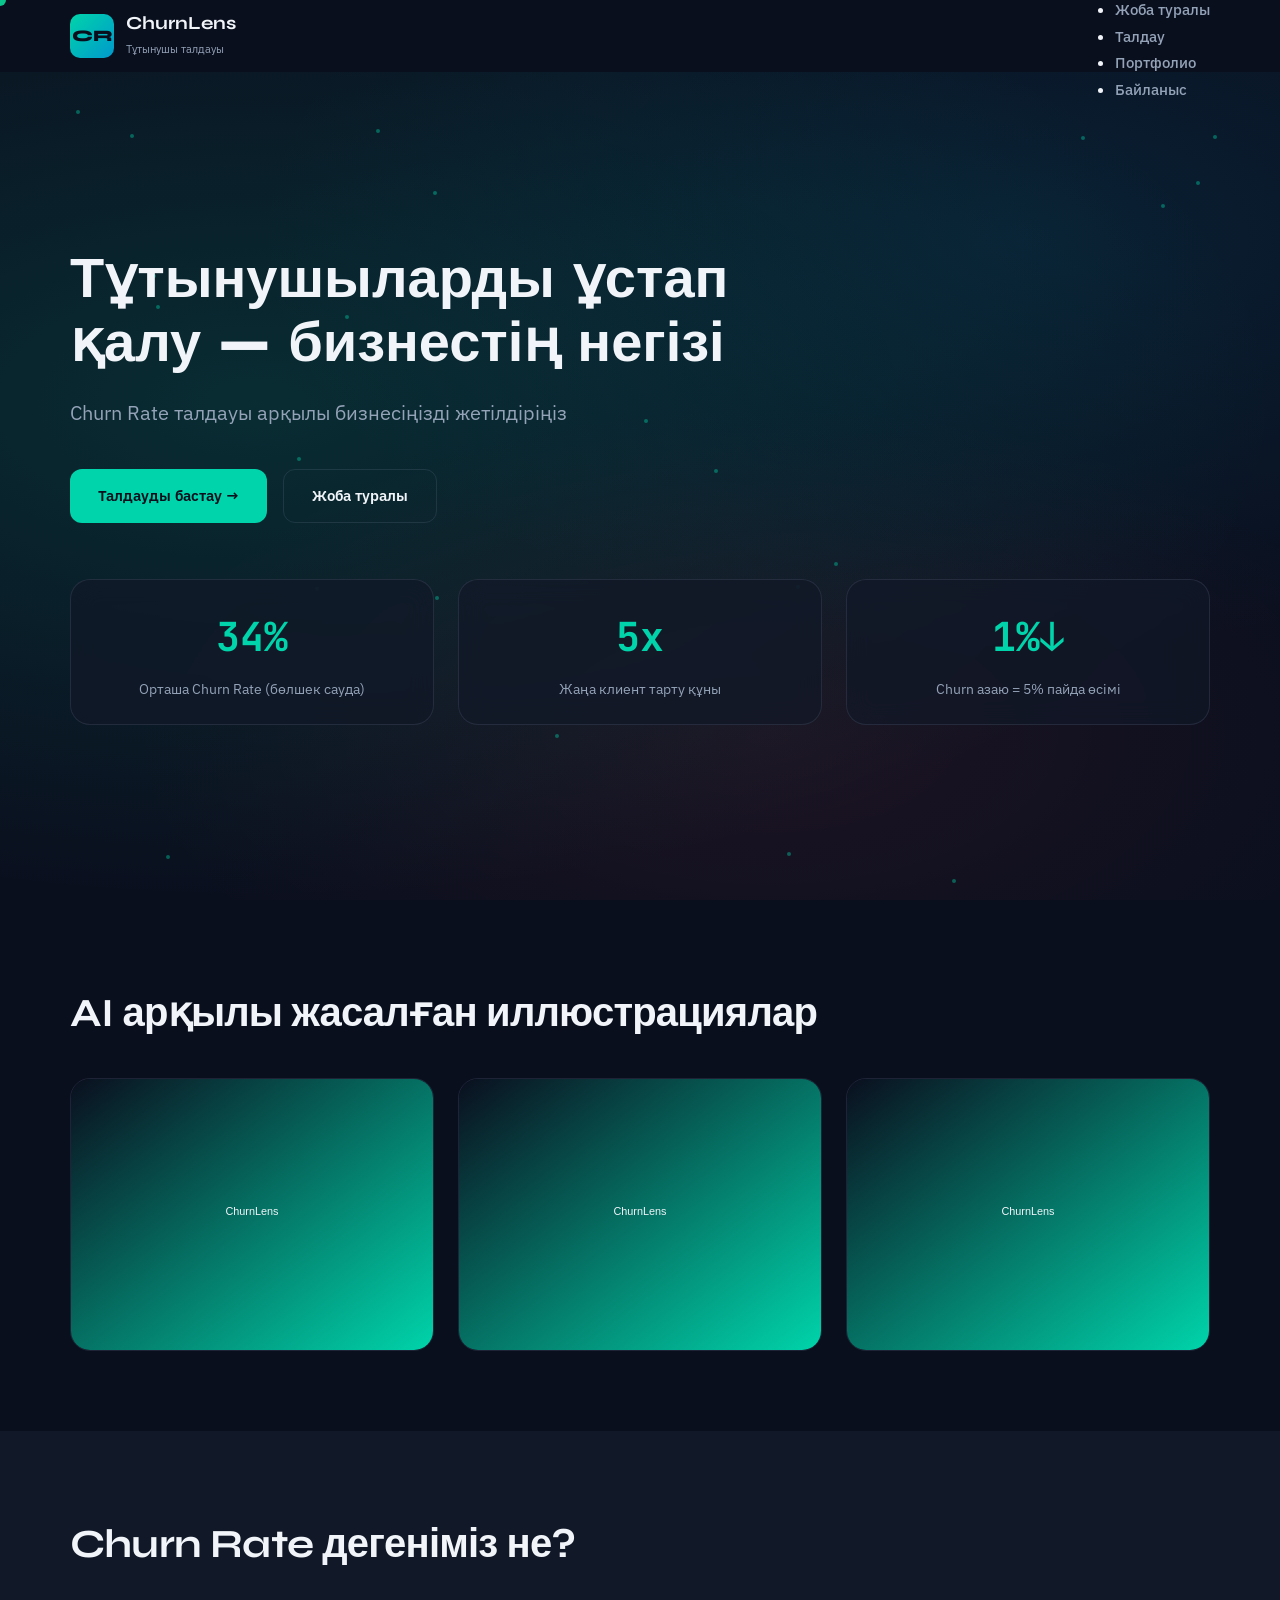
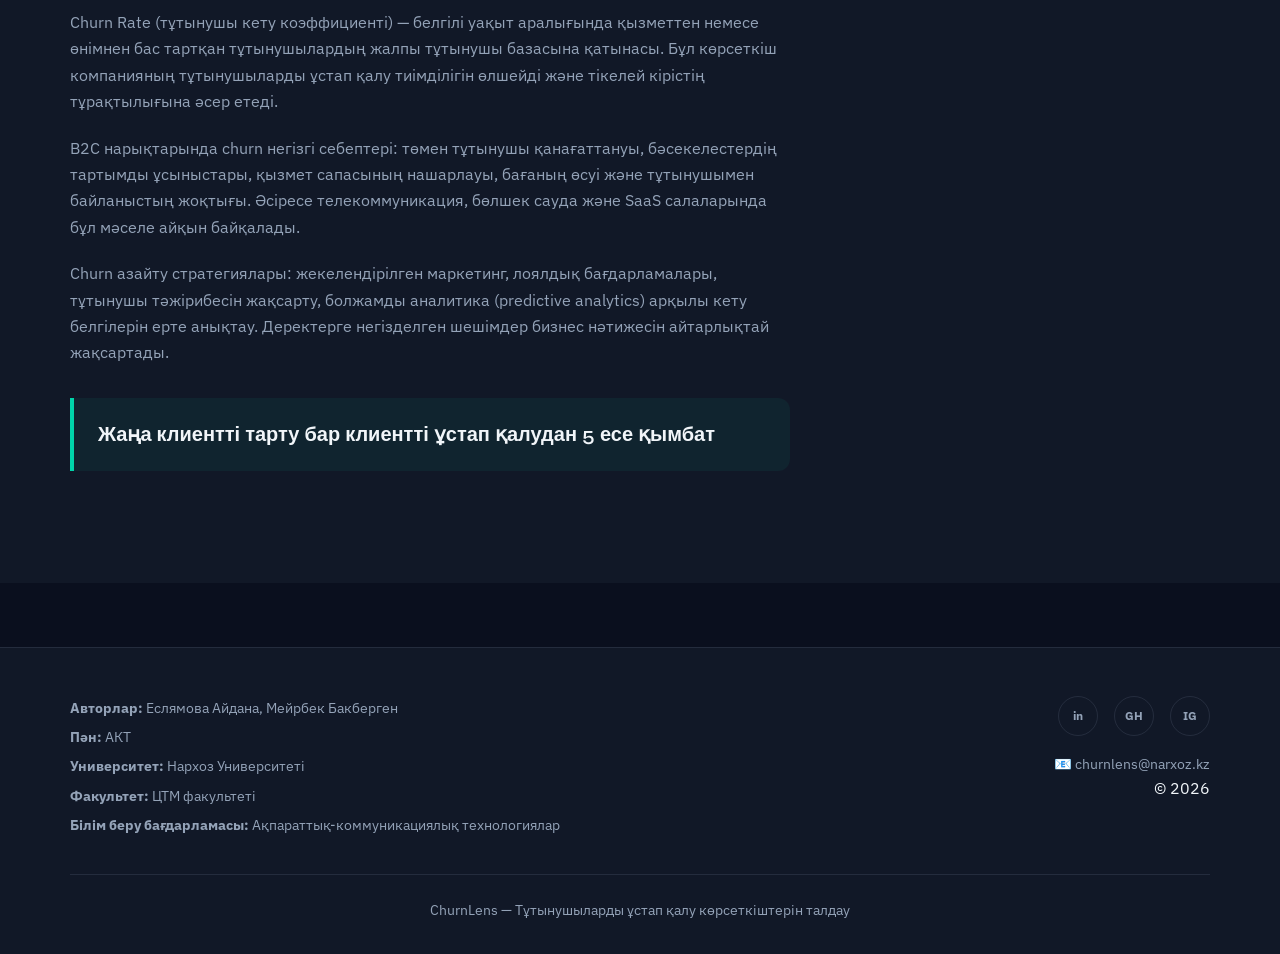
<file: churnlens/index.html>
﻿<!DOCTYPE html>
<html lang="kk">
<head>
  <meta charset="UTF-8">
  <meta name="viewport" content="width=device-width, initial-scale=1.0">
  <meta name="description" content="ChurnLens — тұтынушыларды ұстап қалу көрсеткіштерін талдау">
  <title>ChurnLens — Басты бет</title>
  <link rel="stylesheet" href="css/styles.css">
</head>
<body data-page="home">
  <div class="cursor-dot" aria-hidden="true"></div>

  <header class="site-header" role="banner">
    <div class="header-inner">
      <a href="index.html" class="logo">
        <div class="logo-monogram" aria-hidden="true">CR</div>
        <div class="logo-text">
          <strong>ChurnLens</strong>
          <span>Тұтынушы талдауы</span>
        </div>
      </a>
      <nav class="nav-desktop" aria-label="Негізгі навигация">
        <ul>
          <li><a href="index.html" data-nav="home">Басты бет</a></li>
          <li><a href="about.html" data-nav="about">Жоба туралы</a></li>
          <li><a href="analytics.html" data-nav="analytics">Талдау</a></li>
          <li><a href="portfolio.html" data-nav="portfolio">Портфолио</a></li>
          <li><a href="contact.html" data-nav="contact">Байланыс</a></li>
        </ul>
      </nav>
      <button class="hamburger" type="button" aria-label="Мәзірді ашу" aria-expanded="false">
        <span></span><span></span><span></span>
      </button>
    </div>
    <nav class="nav-mobile" aria-label="Мобильді навигация">
      <ul>
        <li><a href="index.html" data-nav="home">Басты бет</a></li>
        <li><a href="about.html" data-nav="about">Жоба туралы</a></li>
        <li><a href="analytics.html" data-nav="analytics">Талдау</a></li>
        <li><a href="portfolio.html" data-nav="portfolio">Портфолио</a></li>
        <li><a href="contact.html" data-nav="contact">Байланыс</a></li>
      </ul>
    </nav>
  </header>

  <main class="page-enter">
    <section class="hero">
      <div class="hero-mesh" aria-hidden="true"></div>
      <div class="hero-particles" aria-hidden="true"></div>
      <div class="container hero-content">
        <h1>Тұтынушыларды ұстап қалу — бизнестің негізі</h1>
        <p class="subhead">Churn Rate талдауы арқылы бизнесіңізді жетілдіріңіз</p>
        <div class="hero-cta">
          <a href="analytics.html" class="btn btn-primary">Талдауды бастау →</a>
          <a href="about.html" class="btn btn-outline">Жоба туралы</a>
        </div>
        <div class="stats-row">
          <div class="stat-card fade-in">
            <div class="stat-value" data-counter="34%">0</div>
            <div class="stat-label">Орташа Churn Rate (бөлшек сауда)</div>
          </div>
          <div class="stat-card fade-in">
            <div class="stat-value" data-counter="5x">0</div>
            <div class="stat-label">Жаңа клиент тарту құны</div>
          </div>
          <div class="stat-card fade-in">
            <div class="stat-value" data-counter="1%↓">0</div>
            <div class="stat-label">Churn азаю = 5% пайда өсімі</div>
          </div>
        </div>
      </div>
    </section>

    <section class="section">
      <div class="container">
        <h2 class="section-title fade-in">AI арқылы жасалған иллюстрациялар</h2>
        <div class="image-grid">
          <article class="image-card fade-in">
            <img src="assets/ai-image-1.jpg" alt="Тұтынушы профилі" onerror="this.src='assets/placeholder.svg'">
            <div class="image-overlay"><span>Тұтынушы профилі</span></div>
          </article>
          <article class="image-card fade-in">
            <img src="assets/ai-image-2.jpg" alt="Деректер ағыны" onerror="this.src='assets/placeholder.svg'">
            <div class="image-overlay"><span>Деректер ағыны</span></div>
          </article>
          <article class="image-card fade-in">
            <img src="assets/ai-image-3.jpg" alt="Болжамды талдау" onerror="this.src='assets/placeholder.svg'">
            <div class="image-overlay"><span>Болжамды талдау</span></div>
          </article>
        </div>
      </div>
    </section>

    <section class="section" style="background: var(--surface);">
      <div class="container">
        <h2 class="section-title fade-in">Churn Rate дегеніміз не?</h2>
        <div class="content-block fade-in">
          <p>Churn Rate (тұтынушы кету коэффициенті) — белгілі уақыт аралығында қызметтен немесе өнімнен бас тартқан тұтынушылардың жалпы тұтынушы базасына қатынасы. Бұл көрсеткіш компанияның тұтынушыларды ұстап қалу тиімділігін өлшейді және тікелей кірістің тұрақтылығына әсер етеді.</p>
          <p>B2C нарықтарында churn негізгі себептері: төмен тұтынушы қанағаттануы, бәсекелестердің тартымды ұсыныстары, қызмет сапасының нашарлауы, бағаның өсуі және тұтынушымен байланыстың жоқтығы. Әсіресе телекоммуникация, бөлшек сауда және SaaS салаларында бұл мәселе айқын байқалады.</p>
          <p>Churn азайту стратегиялары: жекелендірілген маркетинг, лоялдық бағдарламалары, тұтынушы тәжірибесін жақсарту, болжамды аналитика (predictive analytics) арқылы кету белгілерін ерте анықтау. Деректерге негізделген шешімдер бизнес нәтижесін айтарлықтай жақсартады.</p>
          <blockquote class="pull-quote">Жаңа клиентті тарту бар клиентті ұстап қалудан 5 есе қымбат</blockquote>
        </div>
      </div>
    </section>
  </main>

  <footer class="site-footer" role="contentinfo">
    <div class="container">
      <div class="footer-grid">
        <div class="footer-left">
          <p><strong>Авторлар:</strong> Еслямова Айдана, Мейрбек Бакберген</p>
          <p><strong>Пән:</strong> АКТ</p>
          <p><strong>Университет:</strong> Нархоз Университеті</p>
          <p><strong>Факультет:</strong> ЦТМ факультеті</p>
          <p><strong>Білім беру бағдарламасы:</strong> Ақпараттық-коммуникациялық технологиялар</p>
        </div>
        <div class="footer-right">
          <div class="social-links" aria-label="Әлеуметтік желілер">
            <a href="#" aria-label="LinkedIn">in</a>
            <a href="#" aria-label="GitHub">GH</a>
            <a href="#" aria-label="Instagram">IG</a>
          </div>
          <p class="footer-email">📧 churnlens@narxoz.kz</p>
          <p>© 2026</p>
        </div>
      </div>
      <p class="footer-copy">ChurnLens — Тұтынушыларды ұстап қалу көрсеткіштерін талдау</p>
    </div>
  </footer>

  <button type="button" class="back-to-top" aria-label="Жоғарыға">↑</button>

  <script src="js/main.js"></script>
</body>
</html>
</file>
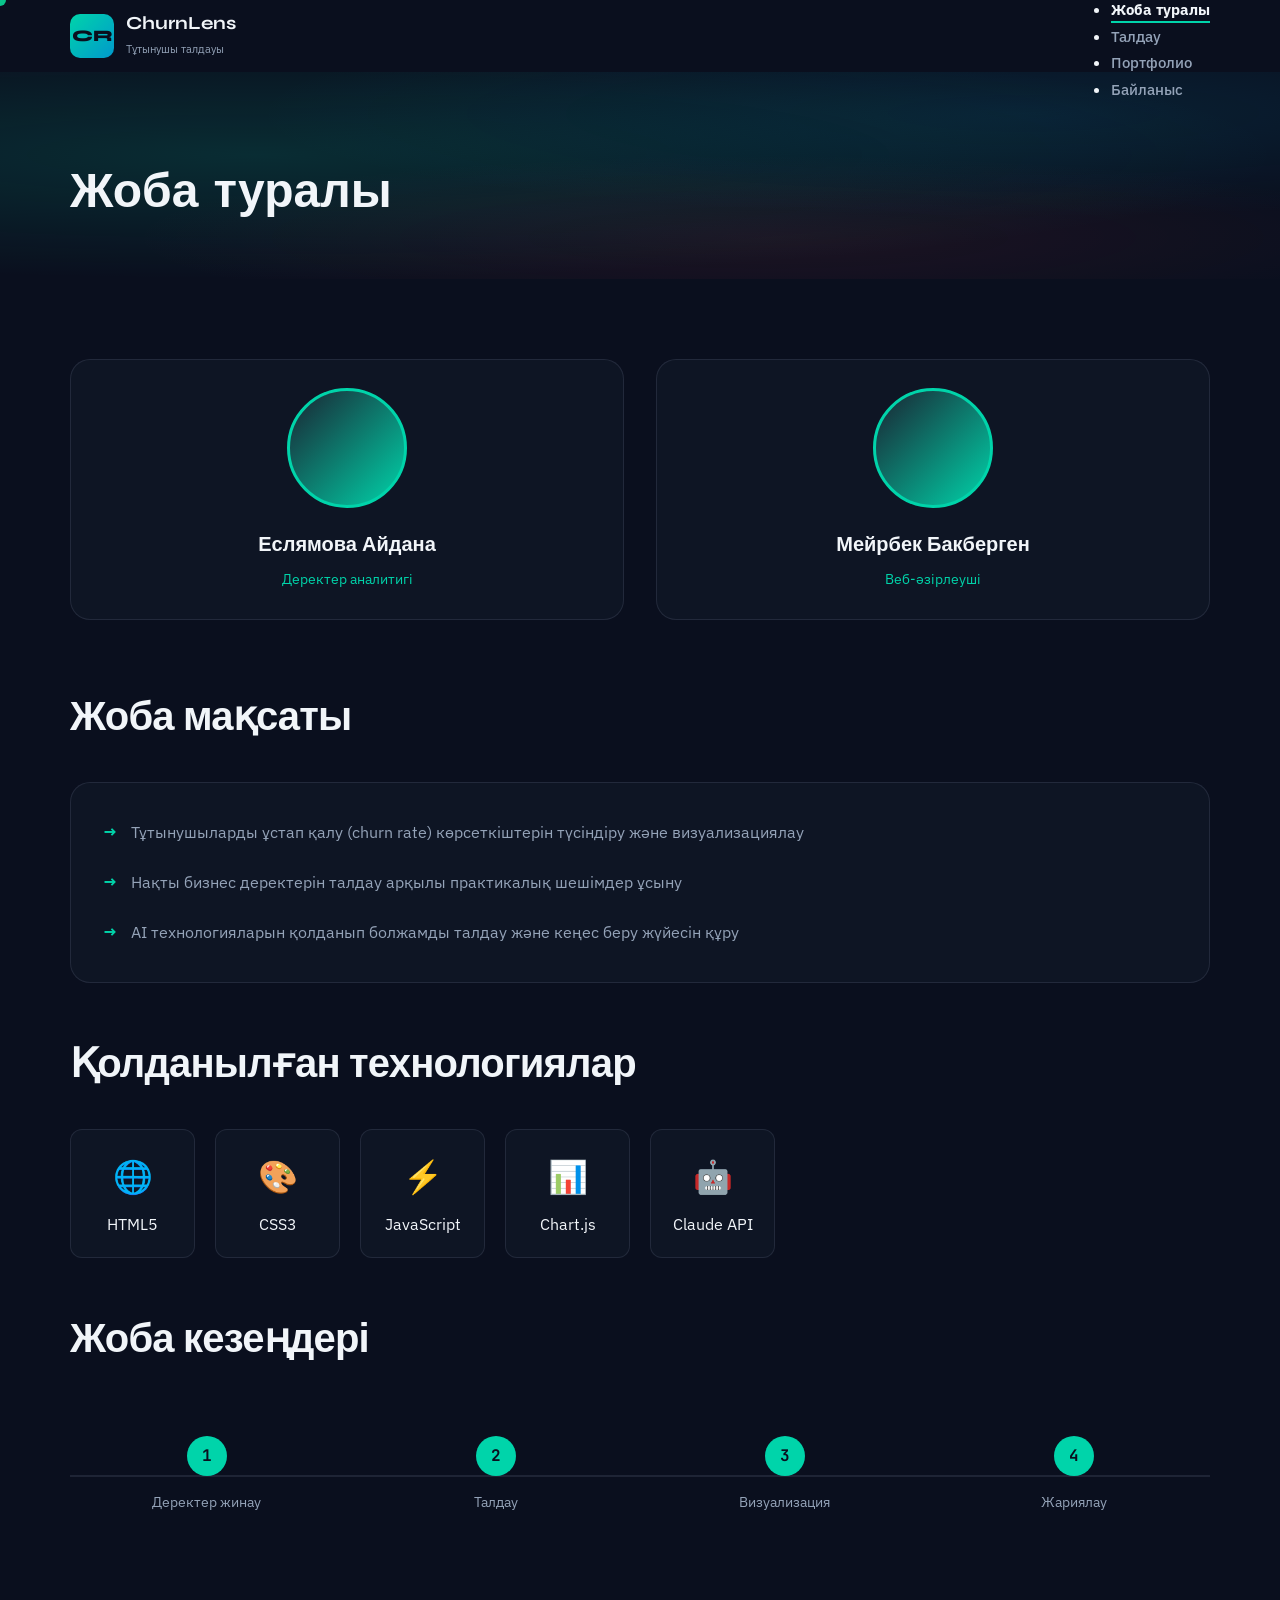
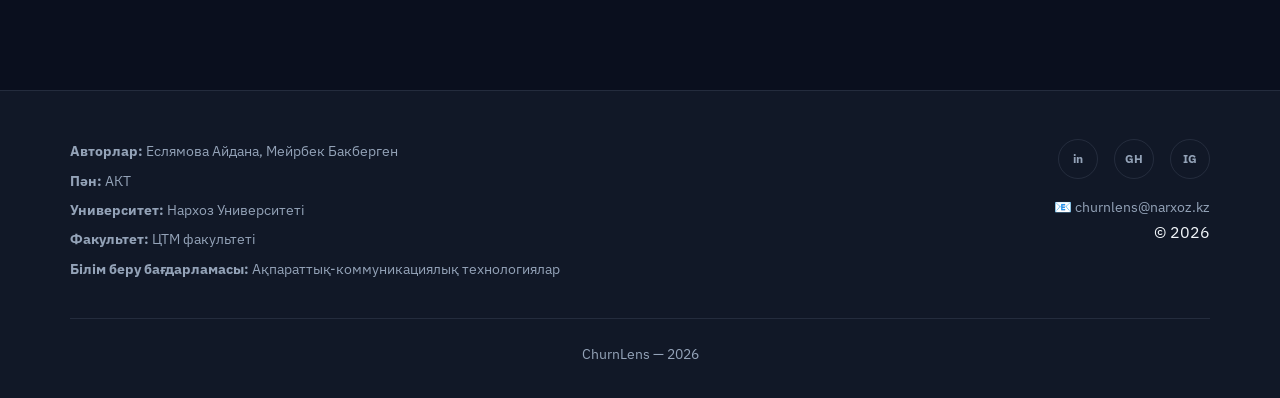
<file: churnlens/about.html>
﻿<!DOCTYPE html>
<html lang="kk">
<head>
  <meta charset="UTF-8">
  <meta name="viewport" content="width=device-width, initial-scale=1.0">
  <title>ChurnLens — Жоба туралы</title>
  <link rel="stylesheet" href="css/styles.css">
</head>
<body data-page="about">
  <div class="cursor-dot" aria-hidden="true"></div>

  <header class="site-header" role="banner">
    <div class="header-inner">
      <a href="index.html" class="logo">
        <div class="logo-monogram" aria-hidden="true">CR</div>
        <div class="logo-text"><strong>ChurnLens</strong><span>Тұтынушы талдауы</span></div>
      </a>
      <nav class="nav-desktop" aria-label="Негізгі навигация">
        <ul>
          <li><a href="index.html" data-nav="home">Басты бет</a></li>
          <li><a href="about.html" data-nav="about">Жоба туралы</a></li>
          <li><a href="analytics.html" data-nav="analytics">Талдау</a></li>
          <li><a href="portfolio.html" data-nav="portfolio">Портфолио</a></li>
          <li><a href="contact.html" data-nav="contact">Байланыс</a></li>
        </ul>
      </nav>
      <button class="hamburger" type="button" aria-label="Мәзірді ашу" aria-expanded="false"><span></span><span></span><span></span></button>
    </div>
    <nav class="nav-mobile" aria-label="Мобильді навигация">
      <ul>
        <li><a href="index.html" data-nav="home">Басты бет</a></li>
        <li><a href="about.html" data-nav="about">Жоба туралы</a></li>
        <li><a href="analytics.html" data-nav="analytics">Талдау</a></li>
        <li><a href="portfolio.html" data-nav="portfolio">Портфолио</a></li>
        <li><a href="contact.html" data-nav="contact">Байланыс</a></li>
      </ul>
    </nav>
  </header>

  <main class="page-enter">
    <section class="page-hero">
      <div class="hero-mesh" aria-hidden="true"></div>
      <div class="container"><h1 class="fade-in">Жоба туралы</h1></div>
    </section>

    <section class="section">
      <div class="container">
        <div class="author-grid fade-in">
          <article class="author-card glass-card">
            <div class="author-avatar" aria-hidden="true"></div>
            <h3>Еслямова Айдана</h3>
            <p class="role">Деректер аналитигі</p>
          </article>
          <article class="author-card glass-card">
            <div class="author-avatar" aria-hidden="true"></div>
            <h3>Мейрбек Бакберген</h3>
            <p class="role">Веб-әзірлеуші</p>
          </article>
        </div>

        <h2 class="section-title fade-in">Жоба мақсаты</h2>
        <ul class="bullet-list fade-in glass-card" style="padding: 1.5rem 2rem;">
          <li>Тұтынушыларды ұстап қалу (churn rate) көрсеткіштерін түсіндіру және визуализациялау</li>
          <li>Нақты бизнес деректерін талдау арқылы практикалық шешімдер ұсыну</li>
          <li>AI технологияларын қолданып болжамды талдау және кеңес беру жүйесін құру</li>
        </ul>

        <h2 class="section-title fade-in" style="margin-top: 3rem;">Қолданылған технологиялар</h2>
        <div class="tech-grid fade-in">
          <div class="tech-item"><div class="tech-icon">🌐</div><span>HTML5</span></div>
          <div class="tech-item"><div class="tech-icon">🎨</div><span>CSS3</span></div>
          <div class="tech-item"><div class="tech-icon">⚡</div><span>JavaScript</span></div>
          <div class="tech-item"><div class="tech-icon">📊</div><span>Chart.js</span></div>
          <div class="tech-item"><div class="tech-icon">🤖</div><span>Claude API</span></div>
        </div>

        <h2 class="section-title fade-in" style="margin-top: 3rem;">Жоба кезеңдері</h2>
        <div class="timeline fade-in">
          <div class="timeline-step"><div class="timeline-dot">1</div><span>Деректер жинау</span></div>
          <div class="timeline-step"><div class="timeline-dot">2</div><span>Талдау</span></div>
          <div class="timeline-step"><div class="timeline-dot">3</div><span>Визуализация</span></div>
          <div class="timeline-step"><div class="timeline-dot">4</div><span>Жариялау</span></div>
        </div>
      </div>
    </section>
  </main>

  <footer class="site-footer" role="contentinfo">
    <div class="container">
      <div class="footer-grid">
        <div class="footer-left">
          <p><strong>Авторлар:</strong> Еслямова Айдана, Мейрбек Бакберген</p>
          <p><strong>Пән:</strong> АКТ</p>
          <p><strong>Университет:</strong> Нархоз Университеті</p>
          <p><strong>Факультет:</strong> ЦТМ факультеті</p>
          <p><strong>Білім беру бағдарламасы:</strong> Ақпараттық-коммуникациялық технологиялар</p>
        </div>
        <div class="footer-right">
          <div class="social-links"><a href="#" aria-label="LinkedIn">in</a><a href="#" aria-label="GitHub">GH</a><a href="#" aria-label="Instagram">IG</a></div>
          <p class="footer-email">📧 churnlens@narxoz.kz</p>
          <p>© 2026</p>
        </div>
      </div>
      <p class="footer-copy">ChurnLens — 2026</p>
    </div>
  </footer>
  <button type="button" class="back-to-top" aria-label="Жоғарыға">↑</button>
  <script src="js/main.js"></script>
</body>
</html>
</file>
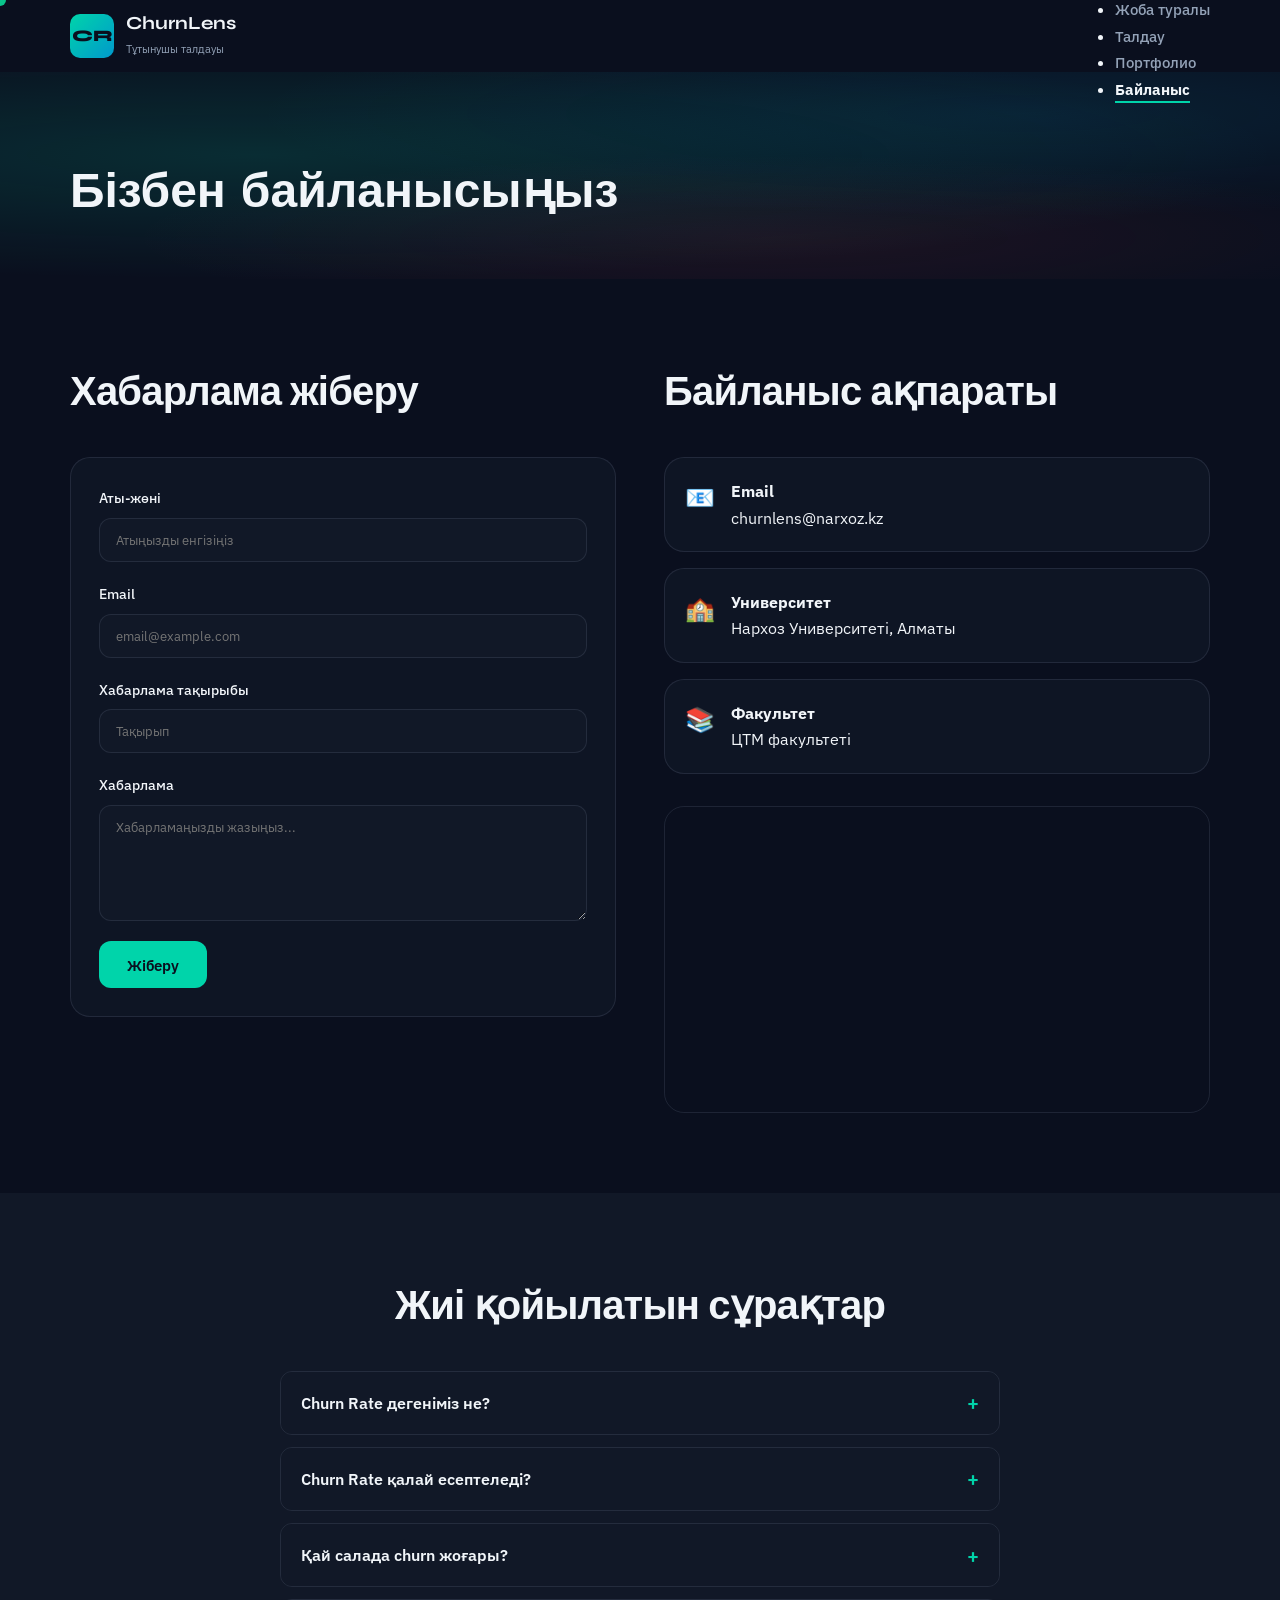
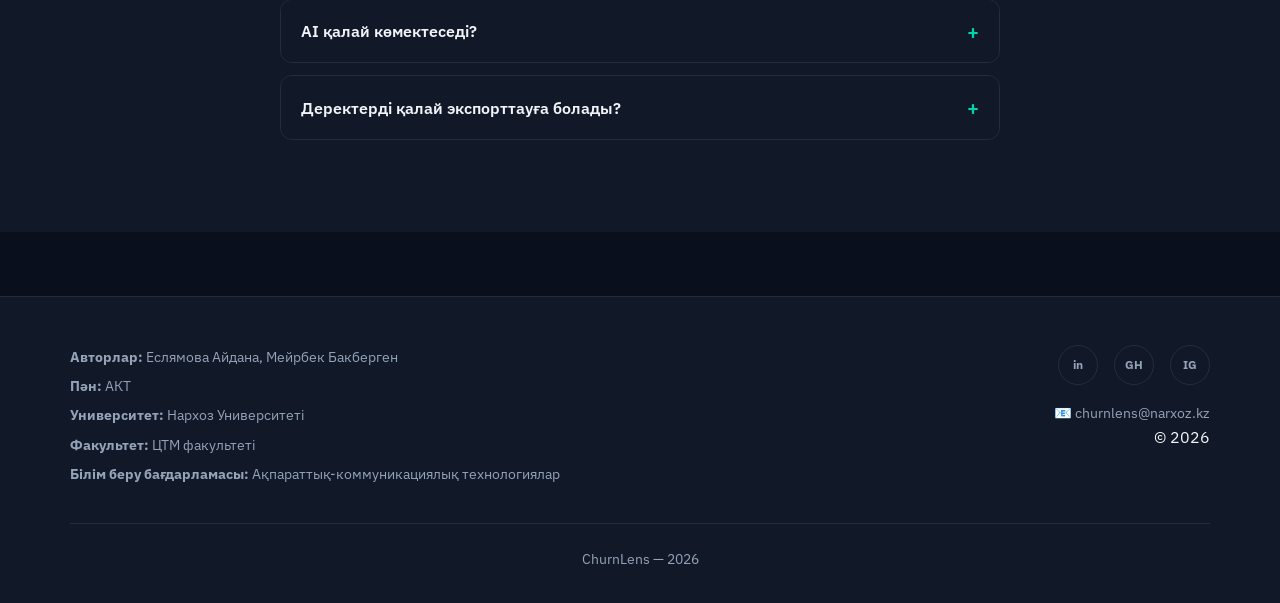
<file: churnlens/contact.html>
﻿<!DOCTYPE html>
<html lang="kk">
<head>
  <meta charset="UTF-8">
  <meta name="viewport" content="width=device-width, initial-scale=1.0">
  <title>ChurnLens — Байланыс</title>
  <link rel="stylesheet" href="css/styles.css">
</head>
<body data-page="contact">
  <div class="cursor-dot" aria-hidden="true"></div>

  <header class="site-header" role="banner">
    <div class="header-inner">
      <a href="index.html" class="logo">
        <div class="logo-monogram" aria-hidden="true">CR</div>
        <div class="logo-text"><strong>ChurnLens</strong><span>Тұтынушы талдауы</span></div>
      </a>
      <nav class="nav-desktop" aria-label="Негізгі навигация">
        <ul>
          <li><a href="index.html" data-nav="home">Басты бет</a></li>
          <li><a href="about.html" data-nav="about">Жоба туралы</a></li>
          <li><a href="analytics.html" data-nav="analytics">Талдау</a></li>
          <li><a href="portfolio.html" data-nav="portfolio">Портфолио</a></li>
          <li><a href="contact.html" data-nav="contact">Байланыс</a></li>
        </ul>
      </nav>
      <button class="hamburger" type="button" aria-label="Мәзірді ашу" aria-expanded="false"><span></span><span></span><span></span></button>
    </div>
    <nav class="nav-mobile" aria-label="Мобильді навигация">
      <ul>
        <li><a href="index.html" data-nav="home">Басты бет</a></li>
        <li><a href="about.html" data-nav="about">Жоба туралы</a></li>
        <li><a href="analytics.html" data-nav="analytics">Талдау</a></li>
        <li><a href="portfolio.html" data-nav="portfolio">Портфолио</a></li>
        <li><a href="contact.html" data-nav="contact">Байланыс</a></li>
      </ul>
    </nav>
  </header>

  <main class="page-enter">
    <section class="page-hero">
      <div class="hero-mesh" aria-hidden="true"></div>
      <div class="container"><h1 class="fade-in">Бізбен байланысыңыз</h1></div>
    </section>

    <section class="section">
      <div class="container contact-grid">
        <div class="fade-in">
          <h2 class="section-title">Хабарлама жіберу</h2>
          <form id="contact-form" class="contact-form glass-card">
            <div class="form-group">
              <label for="name">Аты-жөні</label>
              <input type="text" id="name" name="name" required placeholder="Атыңызды енгізіңіз">
            </div>
            <div class="form-group">
              <label for="email">Email</label>
              <input type="email" id="email" name="email" required placeholder="email@example.com">
            </div>
            <div class="form-group">
              <label for="subject">Хабарлама тақырыбы</label>
              <input type="text" id="subject" name="subject" required placeholder="Тақырып">
            </div>
            <div class="form-group">
              <label for="message">Хабарлама</label>
              <textarea id="message" name="message" rows="5" required placeholder="Хабарламаңызды жазыңыз..."></textarea>
            </div>
            <button type="submit" class="btn btn-primary">Жіберу</button>
          </form>
        </div>
        <div class="fade-in">
          <h2 class="section-title">Байланыс ақпараты</h2>
          <div class="info-cards">
            <div class="info-card glass-card"><span class="icon">📧</span><div><strong>Email</strong><p>churnlens@narxoz.kz</p></div></div>
            <div class="info-card glass-card"><span class="icon">🏫</span><div><strong>Университет</strong><p>Нархоз Университеті, Алматы</p></div></div>
            <div class="info-card glass-card"><span class="icon">📚</span><div><strong>Факультет</strong><p>ЦТМ факультеті</p></div></div>
          </div>
          <div class="map-placeholder fade-in">
            <iframe
              title="Нархоз Университеті картасы"
              src="https://www.google.com/maps/embed?pb=!1m18!1m12!1m3!1d2905.15!2d76.9456!3d43.2382!2m3!1f0!2f0!3f0!3m2!1i1024!2i768!4f13.1!3m3!1m2!1s0x38836e7d8f4e8f8d%3A0x6e8b8b8b8b8b8b8b!2z0J3QsNCw0YDRgtC-0LIg0YPQstC40LTQuNGG0L7QsiDQoNCw0YDQsNC90L7Qsg!5e0!3m2!1skk!2skz!4v1715000000000!5m2!1skk!2skz"
              loading="lazy"
              referrerpolicy="no-referrer-when-downgrade"
              allowfullscreen>
            </iframe>
          </div>
        </div>
      </div>
    </section>

    <section class="section" style="background: var(--surface);">
      <div class="container">
        <h2 class="section-title fade-in" style="text-align:center">Жиі қойылатын сұрақтар</h2>
        <div class="faq-list fade-in">
          <div class="faq-item">
            <button type="button" class="faq-question" aria-expanded="false">Churn Rate дегеніміз не?</button>
            <div class="faq-answer"><div class="faq-answer-inner">Churn Rate — белгілі кезеңде қызметтен кеткен тұтынушылардың жалпы базаға қатынасы. Бұл көрсеткіш бизнестің тұрақтылығын бағалауға көмектеседі.</div></div>
          </div>
          <div class="faq-item">
            <button type="button" class="faq-question" aria-expanded="false">Churn Rate қалай есептеледі?</button>
            <div class="faq-answer"><div class="faq-answer-inner">Формула: (Кеткен тұтынушылар / Бастапқы тұтынушылар) × 100%. Мысалы, 1000 тұтынушыдан 250 кетсе, churn rate 25% болады.</div></div>
          </div>
          <div class="faq-item">
            <button type="button" class="faq-question" aria-expanded="false">Қай салада churn жоғары?</button>
            <div class="faq-answer"><div class="faq-answer-inner">Бөлшек сауда және телекоммуникацияда churn әдетте 25–35% аралығында. Банк және SaaS салаларында төменірек — 12–18%.</div></div>
          </div>
          <div class="faq-item">
            <button type="button" class="faq-question" aria-expanded="false">AI қалай көмектеседі?</button>
            <div class="faq-answer"><div class="faq-answer-inner">AI болжамды талдау, сегменттеу және жекелендірілген ұсыныстар беру арқылы churn азайту стратегияларын ұсынады.</div></div>
          </div>
          <div class="faq-item">
            <button type="button" class="faq-question" aria-expanded="false">Деректерді қалай экспорттауға болады?</button>
            <div class="faq-answer"><div class="faq-answer-inner">Талдау бетіндегі кестеден «CSV жүктеу» батырмасын басып, деректерді Excel немесе Google Sheets-ке импорттауға болады.</div></div>
          </div>
        </div>
      </div>
    </section>
  </main>

  <footer class="site-footer" role="contentinfo">
    <div class="container">
      <div class="footer-grid">
        <div class="footer-left">
          <p><strong>Авторлар:</strong> Еслямова Айдана, Мейрбек Бакберген</p>
          <p><strong>Пән:</strong> АКТ</p>
          <p><strong>Университет:</strong> Нархоз Университеті</p>
          <p><strong>Факультет:</strong> ЦТМ факультеті</p>
          <p><strong>Білім беру бағдарламасы:</strong> Ақпараттық-коммуникациялық технологиялар</p>
        </div>
        <div class="footer-right">
          <div class="social-links"><a href="#" aria-label="LinkedIn">in</a><a href="#" aria-label="GitHub">GH</a><a href="#" aria-label="Instagram">IG</a></div>
          <p class="footer-email">📧 churnlens@narxoz.kz</p>
          <p>© 2026</p>
        </div>
      </div>
      <p class="footer-copy">ChurnLens — 2026</p>
    </div>
  </footer>

  <div class="toast" role="status" aria-live="polite">Хабарламаңыз жіберілді! Рақмет!</div>
  <button type="button" class="back-to-top" aria-label="Жоғарыға">↑</button>
  <script src="js/main.js"></script>
</body>
</html>
</file>
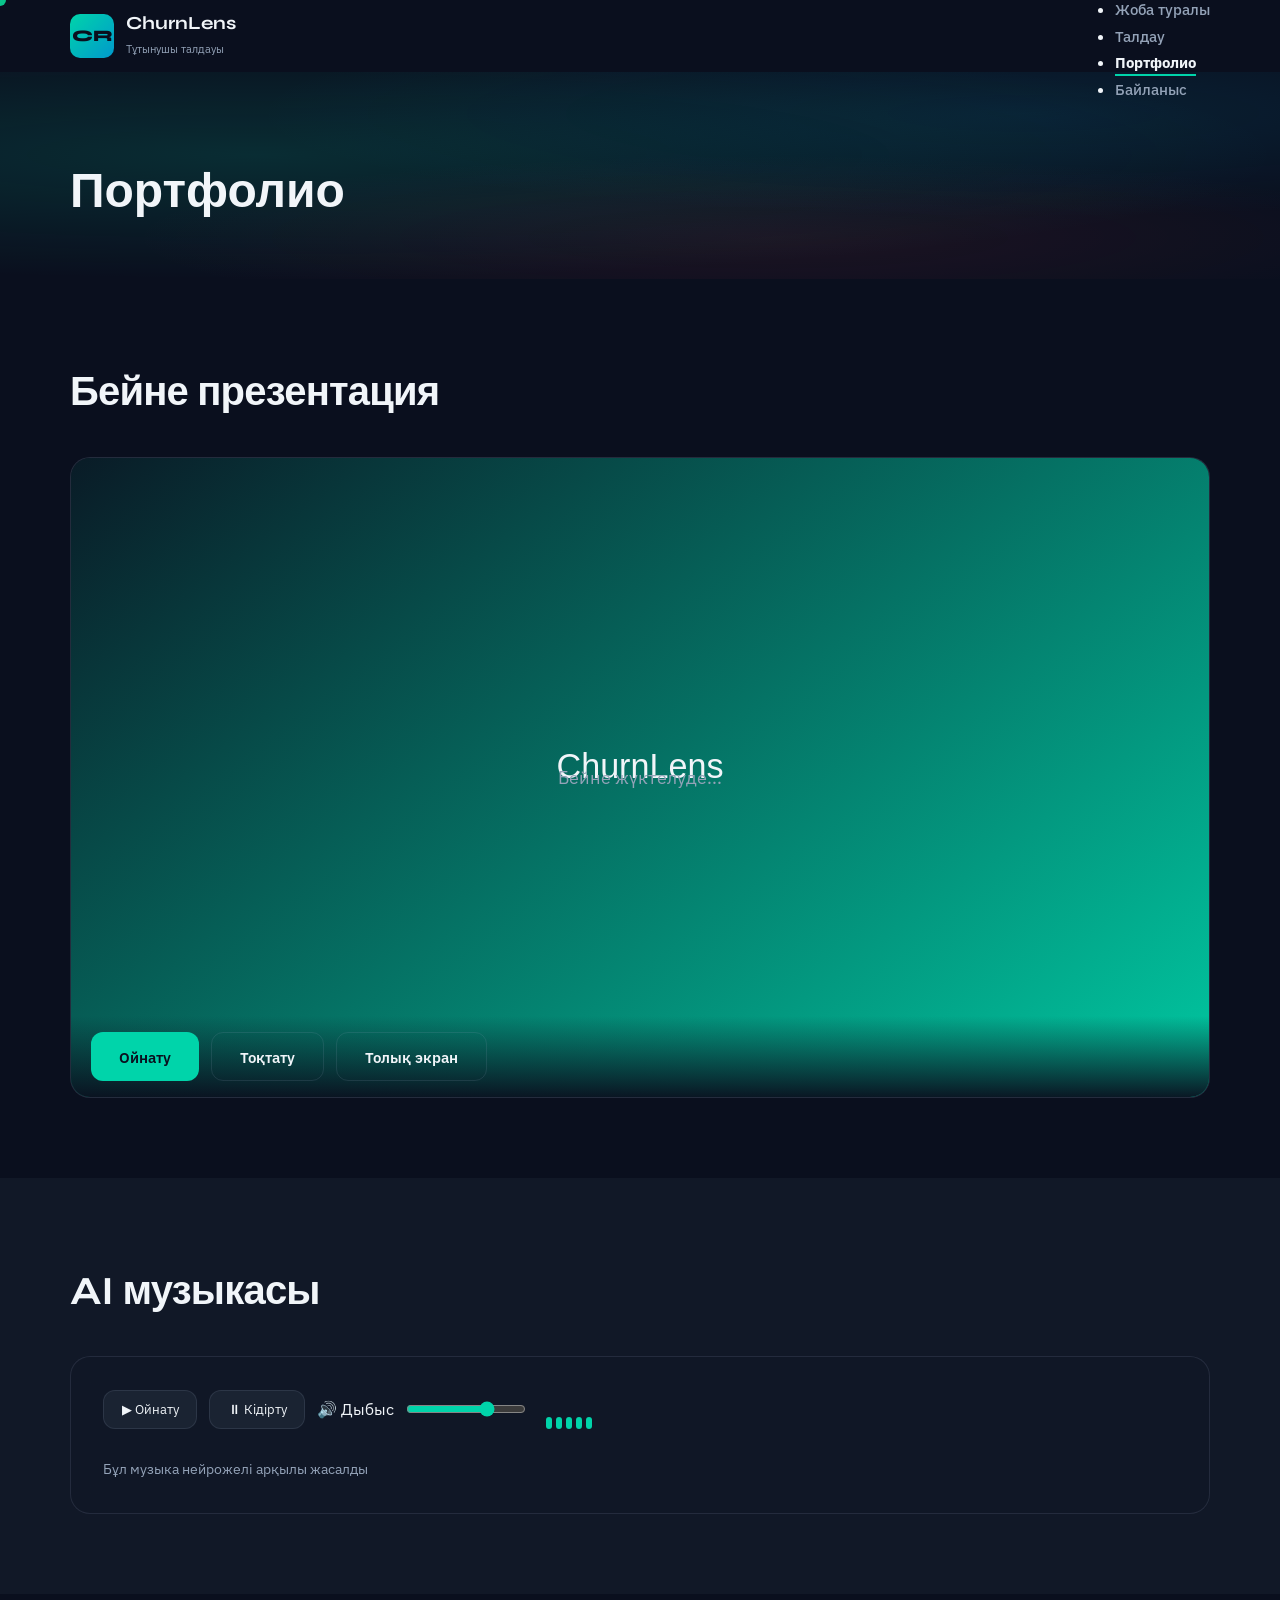
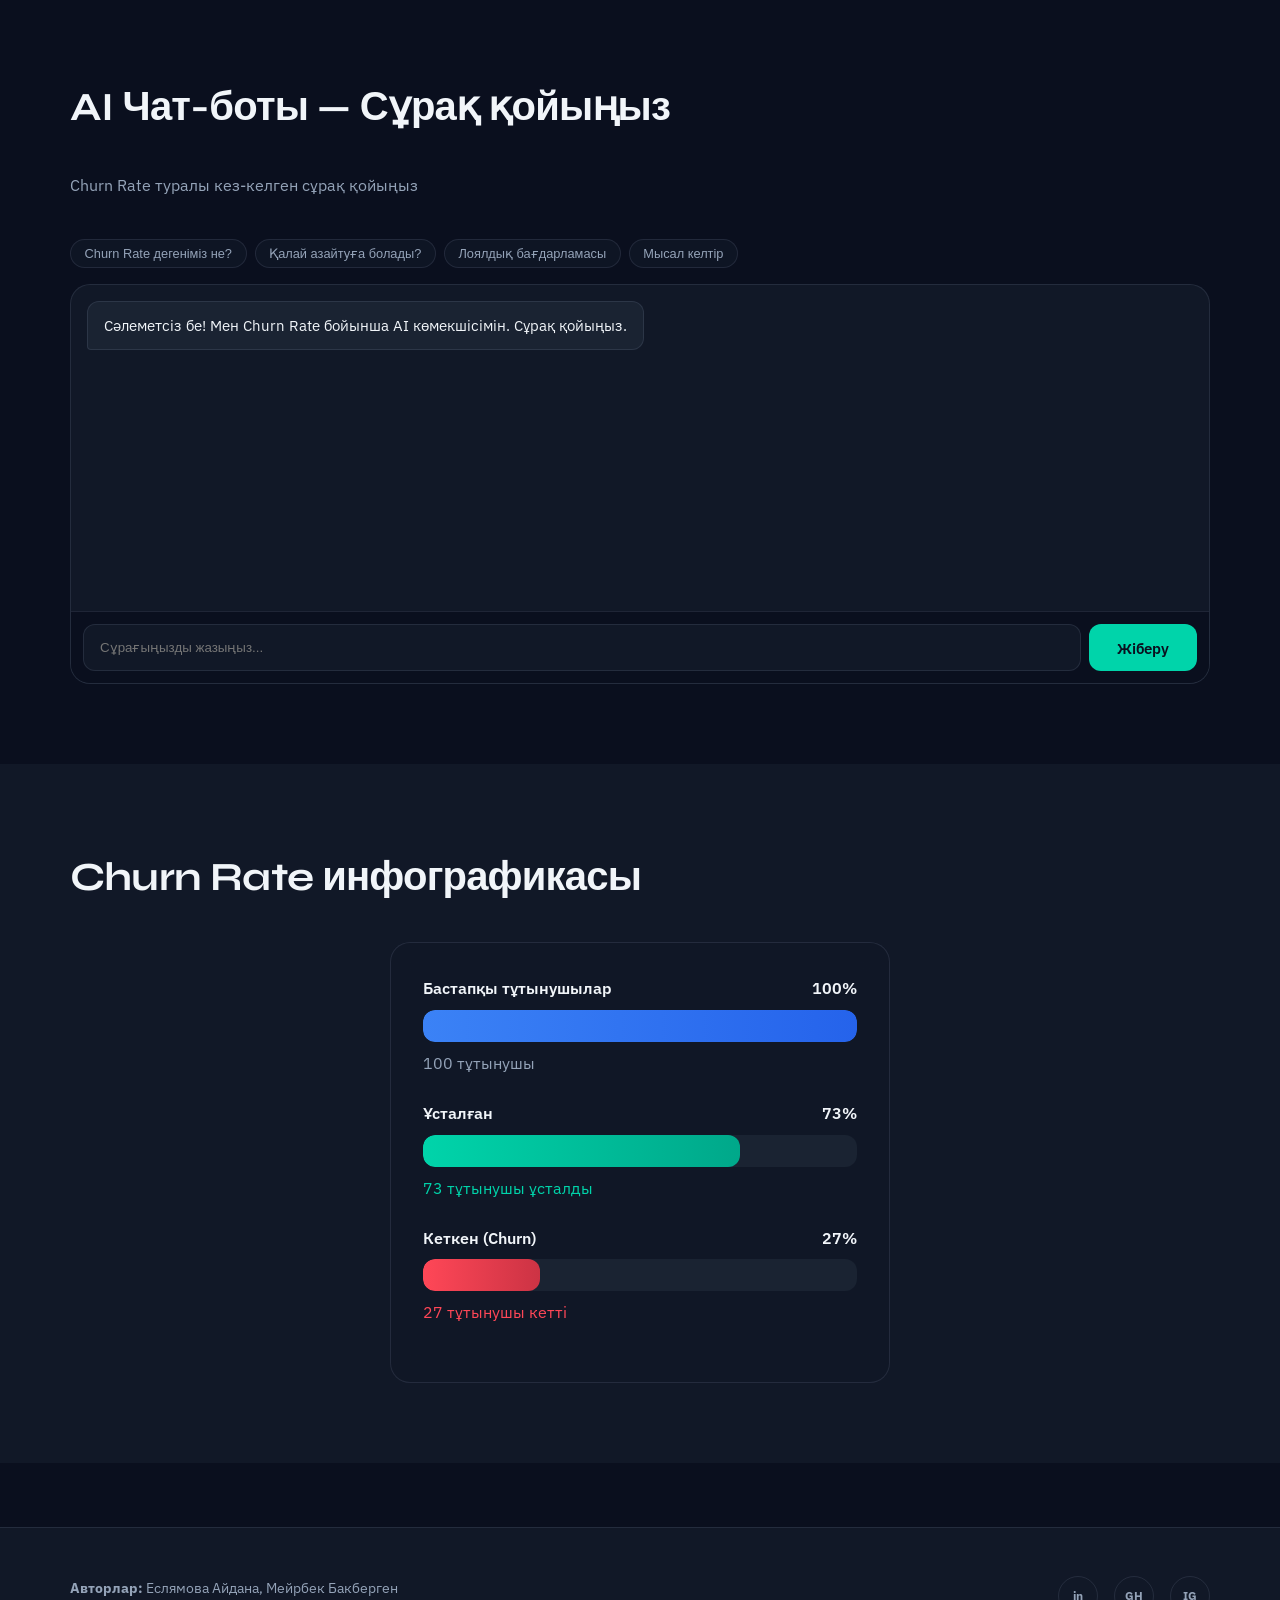
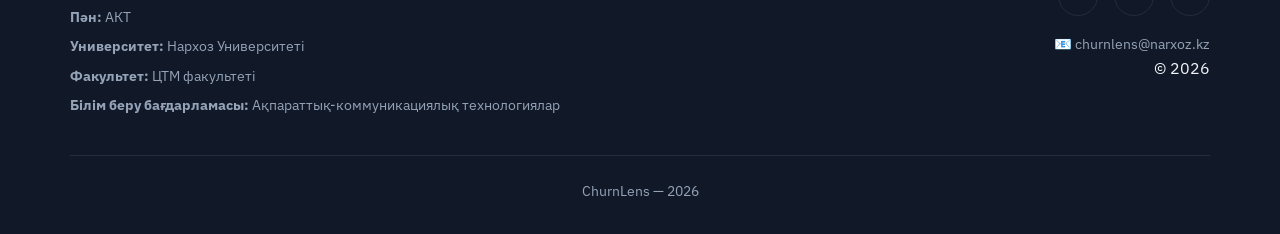
<file: churnlens/portfolio.html>
﻿<!DOCTYPE html>
<html lang="kk">
<head>
  <meta charset="UTF-8">
  <meta name="viewport" content="width=device-width, initial-scale=1.0">
  <title>ChurnLens — Портфолио</title>
  <link rel="stylesheet" href="css/styles.css">
</head>
<body data-page="portfolio">
  <div class="cursor-dot" aria-hidden="true"></div>

  <header class="site-header" role="banner">
    <div class="header-inner">
      <a href="index.html" class="logo">
        <div class="logo-monogram" aria-hidden="true">CR</div>
        <div class="logo-text"><strong>ChurnLens</strong><span>Тұтынушы талдауы</span></div>
      </a>
      <nav class="nav-desktop" aria-label="Негізгі навигация">
        <ul>
          <li><a href="index.html" data-nav="home">Басты бет</a></li>
          <li><a href="about.html" data-nav="about">Жоба туралы</a></li>
          <li><a href="analytics.html" data-nav="analytics">Талдау</a></li>
          <li><a href="portfolio.html" data-nav="portfolio">Портфолио</a></li>
          <li><a href="contact.html" data-nav="contact">Байланыс</a></li>
        </ul>
      </nav>
      <button class="hamburger" type="button" aria-label="Мәзірді ашу" aria-expanded="false"><span></span><span></span><span></span></button>
    </div>
    <nav class="nav-mobile" aria-label="Мобильді навигация">
      <ul>
        <li><a href="index.html" data-nav="home">Басты бет</a></li>
        <li><a href="about.html" data-nav="about">Жоба туралы</a></li>
        <li><a href="analytics.html" data-nav="analytics">Талдау</a></li>
        <li><a href="portfolio.html" data-nav="portfolio">Портфолио</a></li>
        <li><a href="contact.html" data-nav="contact">Байланыс</a></li>
      </ul>
    </nav>
  </header>

  <main class="page-enter">
    <section class="page-hero">
      <div class="hero-mesh" aria-hidden="true"></div>
      <div class="container"><h1 class="fade-in">Портфолио</h1></div>
    </section>

    <section class="section">
      <div class="container">
        <h2 class="section-title fade-in">Бейне презентация</h2>
        <div class="video-wrapper fade-in">
          <video id="churn-video" poster="assets/placeholder.svg" preload="metadata">
            <source src="assets/churn-presentation.mp4" type="video/mp4">
          </video>
          <p class="video-fallback">Бейне жүктелуде...</p>
          <div class="video-controls">
            <button type="button" id="video-play" class="btn btn-primary">Ойнату</button>
            <button type="button" id="video-pause" class="btn btn-outline">Тоқтату</button>
            <button type="button" id="video-fullscreen" class="btn btn-outline">Толық экран</button>
          </div>
        </div>
      </div>
    </section>

    <section class="section" style="background: var(--surface);">
      <div class="container">
        <h2 class="section-title fade-in">AI музыкасы</h2>
        <div class="glass-card audio-player fade-in">
          <audio id="ai-music" src="assets/ai-background-music.mp3" preload="metadata"></audio>
          <div class="audio-controls">
            <button type="button" id="audio-play" class="audio-btn">▶ Ойнату</button>
            <button type="button" id="audio-pause" class="audio-btn">⏸ Кідірту</button>
            <div class="volume-wrap">
              <span>🔊 Дыбыс</span>
              <input type="range" id="volume-slider" min="0" max="100" value="70" aria-label="Дыбыс деңгейі">
            </div>
          </div>
          <div class="waveform" aria-hidden="true">
            <div class="wave-bar"></div><div class="wave-bar"></div><div class="wave-bar"></div><div class="wave-bar"></div><div class="wave-bar"></div>
          </div>
          <p class="audio-desc">Бұл музыка нейрожелі арқылы жасалды</p>
        </div>
      </div>
    </section>

    <section class="section">
      <div class="container">
        <h2 class="section-title fade-in">AI Чат-боты — Сұрақ қойыңыз</h2>
        <p class="section-subtitle fade-in">Churn Rate туралы кез-келген сұрақ қойыңыз</p>
        <div class="quick-replies fade-in">
          <button type="button" class="chip">Churn Rate дегеніміз не?</button>
          <button type="button" class="chip">Қалай азайтуға болады?</button>
          <button type="button" class="chip">Лоялдық бағдарламасы</button>
          <button type="button" class="chip">Мысал келтір</button>
        </div>
        <div class="chat-container fade-in">
          <div id="chat-messages" class="chat-messages" role="log" aria-live="polite"></div>
          <div class="chat-input-row">
            <input type="text" id="chat-input" placeholder="Сұрағыңызды жазыңыз..." aria-label="Чат хабарламасы">
            <button type="button" id="chat-send" class="btn btn-primary">Жіберу</button>
          </div>
        </div>
      </div>
    </section>

    <section class="section" style="background: var(--surface);">
      <div class="container">
        <h2 class="section-title fade-in">Churn Rate инфографикасы</h2>
        <div class="funnel-infographic glass-card fade-in">
          <div class="funnel-step">
            <div class="funnel-label"><span>Бастапқы тұтынушылар</span><span>100%</span></div>
            <div class="funnel-bar"><div class="funnel-fill total" data-width="100%" style="width:0"></div></div>
            <p style="margin-top:0.5rem;color:var(--muted)">100 тұтынушы</p>
          </div>
          <div class="funnel-step">
            <div class="funnel-label"><span>Ұсталған</span><span>73%</span></div>
            <div class="funnel-bar"><div class="funnel-fill retained" data-width="73%" style="width:0"></div></div>
            <p style="margin-top:0.5rem;color:var(--accent)">73 тұтынушы ұсталды</p>
          </div>
          <div class="funnel-step">
            <div class="funnel-label"><span>Кеткен (Churn)</span><span>27%</span></div>
            <div class="funnel-bar"><div class="funnel-fill churned" data-width="27%" style="width:0"></div></div>
            <p style="margin-top:0.5rem;color:var(--danger)">27 тұтынушы кетті</p>
          </div>
        </div>
      </div>
    </section>
  </main>

  <footer class="site-footer" role="contentinfo">
    <div class="container">
      <div class="footer-grid">
        <div class="footer-left">
          <p><strong>Авторлар:</strong> Еслямова Айдана, Мейрбек Бакберген</p>
          <p><strong>Пән:</strong> АКТ</p>
          <p><strong>Университет:</strong> Нархоз Университеті</p>
          <p><strong>Факультет:</strong> ЦТМ факультеті</p>
          <p><strong>Білім беру бағдарламасы:</strong> Ақпараттық-коммуникациялық технологиялар</p>
        </div>
        <div class="footer-right">
          <div class="social-links"><a href="#" aria-label="LinkedIn">in</a><a href="#" aria-label="GitHub">GH</a><a href="#" aria-label="Instagram">IG</a></div>
          <p class="footer-email">📧 churnlens@narxoz.kz</p>
          <p>© 2026</p>
        </div>
      </div>
      <p class="footer-copy">ChurnLens — 2026</p>
    </div>
  </footer>
  <button type="button" class="back-to-top" aria-label="Жоғарыға">↑</button>

  <script src="js/main.js"></script>
  <script src="js/chatbot.js"></script>
</body>
</html>
</file>
<file: churnlens/css/styles.css>
/* ChurnLens — shared design system */
@import url('https://fonts.googleapis.com/css2?family=IBM+Plex+Sans:wght@400;500;600;700&family=JetBrains+Mono:wght@400;600;700&family=Syne:wght@600;700;800&display=swap');

:root {
  --primary: #0A0F1E;
  --accent: #00D4AA;
  --danger: #FF4757;
  --warning: #FBBF24;
  --surface: #111827;
  --surface-2: #1a2332;
  --text: #F1F5F9;
  --muted: #94A3B8;
  --glass: rgba(17, 24, 39, 0.72);
  --border: rgba(148, 163, 184, 0.15);
  --radius: 12px;
  --radius-lg: 20px;
  --header-h: 72px;
  --transition: 0.3s cubic-bezier(0.4, 0, 0.2, 1);
  --font-display: 'Syne', sans-serif;
  --font-body: 'IBM Plex Sans', sans-serif;
  --font-mono: 'JetBrains Mono', monospace;
}

*, *::before, *::after {
  box-sizing: border-box;
  margin: 0;
  padding: 0;
}

html {
  scroll-behavior: smooth;
}

body {
  font-family: var(--font-body);
  background: var(--primary);
  color: var(--text);
  line-height: 1.65;
  overflow-x: hidden;
  cursor: none;
}

body.no-custom-cursor {
  cursor: auto;
}

a {
  color: var(--accent);
  text-decoration: none;
  transition: color var(--transition);
}

a:hover {
  color: #33e0be;
}

img {
  max-width: 100%;
  display: block;
}

.container {
  width: min(1140px, 92%);
  margin: 0 auto;
}

.section {
  padding: 5rem 0;
}

.section-title {
  font-family: var(--font-display);
  font-size: clamp(1.75rem, 4vw, 2.5rem);
  font-weight: 700;
  margin-bottom: 2rem;
  letter-spacing: -0.02em;
}

.section-subtitle {
  color: var(--muted);
  max-width: 640px;
  margin-bottom: 2.5rem;
}

/* Custom cursor */
.cursor-dot {
  position: fixed;
  width: 12px;
  height: 12px;
  background: var(--accent);
  border-radius: 50%;
  pointer-events: none;
  z-index: 10000;
  transform: translate(-50%, -50%);
  transition: width 0.2s, height 0.2s, background 0.2s;
  mix-blend-mode: difference;
}

.cursor-dot.hover {
  width: 28px;
  height: 28px;
  background: var(--danger);
}

@media (max-width: 768px) {
  body { cursor: auto; }
  .cursor-dot { display: none; }
}

/* Header */
.site-header {
  position: fixed;
  top: 0;
  left: 0;
  right: 0;
  z-index: 1000;
  height: var(--header-h);
  display: flex;
  align-items: center;
  transition: background var(--transition), backdrop-filter var(--transition), box-shadow var(--transition);
}

.site-header.scrolled {
  background: var(--glass);
  backdrop-filter: blur(16px);
  -webkit-backdrop-filter: blur(16px);
  box-shadow: 0 4px 24px rgba(0, 0, 0, 0.3);
  border-bottom: 1px solid var(--border);
}

.header-inner {
  display: flex;
  align-items: center;
  justify-content: space-between;
  width: min(1140px, 92%);
  margin: 0 auto;
}

.logo {
  display: flex;
  align-items: center;
  gap: 12px;
  color: var(--text);
}

.logo:hover {
  color: var(--text);
}

.logo-monogram {
  width: 44px;
  height: 44px;
  background: linear-gradient(135deg, var(--accent), #0099cc);
  border-radius: 10px;
  display: flex;
  align-items: center;
  justify-content: center;
  font-family: var(--font-display);
  font-weight: 800;
  font-size: 1rem;
  color: var(--primary);
}

.logo-text strong {
  font-family: var(--font-display);
  font-size: 1.15rem;
  display: block;
  line-height: 1.2;
}

.logo-text span {
  font-size: 0.7rem;
  color: var(--muted);
}

.nav-desktop {
  display: flex;
  gap: 1.75rem;
  list-style: none;
}

.nav-desktop a {
  color: var(--muted);
  font-weight: 500;
  font-size: 0.95rem;
  position: relative;
  padding: 4px 0;
}

.nav-desktop a::after {
  content: '';
  position: absolute;
  bottom: 0;
  left: 0;
  width: 0;
  height: 2px;
  background: var(--accent);
  transition: width var(--transition);
}

.nav-desktop a:hover,
.nav-desktop a.active {
  color: var(--text);
  font-weight: 700;
}

.nav-desktop a.active::after,
.nav-desktop a:hover::after {
  width: 100%;
}

.hamburger {
  display: none;
  flex-direction: column;
  gap: 5px;
  background: none;
  border: none;
  cursor: pointer;
  padding: 8px;
}

.hamburger span {
  width: 24px;
  height: 2px;
  background: var(--text);
  transition: var(--transition);
}

.hamburger.open span:nth-child(1) {
  transform: rotate(45deg) translate(5px, 5px);
}

.hamburger.open span:nth-child(2) {
  opacity: 0;
}

.hamburger.open span:nth-child(3) {
  transform: rotate(-45deg) translate(5px, -5px);
}

.nav-mobile {
  display: none;
  position: fixed;
  top: var(--header-h);
  left: 0;
  right: 0;
  background: var(--glass);
  backdrop-filter: blur(20px);
  padding: 1.5rem;
  border-bottom: 1px solid var(--border);
  transform: translateY(-120%);
  opacity: 0;
  transition: transform var(--transition), opacity var(--transition);
}

.nav-mobile.open {
  transform: translateY(0);
  opacity: 1;
}

.nav-mobile ul {
  list-style: none;
  display: flex;
  flex-direction: column;
  gap: 1rem;
}

.nav-mobile a {
  color: var(--text);
  font-size: 1.1rem;
  font-weight: 500;
}

.nav-mobile a.active {
  color: var(--accent);
  font-weight: 700;
}

@media (max-width: 900px) {
  .nav-desktop { display: none; }
  .hamburger { display: flex; }
  .nav-mobile { display: block; }
}

/* Main offset */
main {
  padding-top: var(--header-h);
  min-height: 100vh;
}

/* Page transition */
.page-enter {
  animation: pageFadeIn 0.6s ease forwards;
}

@keyframes pageFadeIn {
  from { opacity: 0; transform: translateY(12px); }
  to { opacity: 1; transform: translateY(0); }
}

/* Fade-in on scroll */
.fade-in {
  opacity: 0;
  transform: translateY(24px);
  transition: opacity 0.7s ease, transform 0.7s ease;
}

.fade-in.visible {
  opacity: 1;
  transform: translateY(0);
}

/* Hero */
.hero {
  min-height: calc(100vh - var(--header-h));
  display: flex;
  align-items: center;
  position: relative;
  overflow: hidden;
  padding: 4rem 0;
}

.hero-mesh {
  position: absolute;
  inset: 0;
  background:
    radial-gradient(ellipse 80% 60% at 20% 40%, rgba(0, 212, 170, 0.15), transparent),
    radial-gradient(ellipse 60% 50% at 80% 20%, rgba(0, 153, 204, 0.12), transparent),
    radial-gradient(ellipse 50% 40% at 60% 80%, rgba(255, 71, 87, 0.08), transparent),
    var(--primary);
  z-index: 0;
}

.hero-particles {
  position: absolute;
  inset: 0;
  z-index: 1;
  overflow: hidden;
}

.particle {
  position: absolute;
  width: 4px;
  height: 4px;
  background: var(--accent);
  border-radius: 50%;
  opacity: 0.4;
  animation: floatParticle 8s infinite ease-in-out;
}

@keyframes floatParticle {
  0%, 100% { transform: translate(0, 0); opacity: 0.3; }
  50% { transform: translate(20px, -30px); opacity: 0.7; }
}

.hero-content {
  position: relative;
  z-index: 2;
}

.hero h1 {
  font-family: var(--font-display);
  font-size: clamp(2rem, 5.5vw, 3.5rem);
  font-weight: 800;
  line-height: 1.15;
  margin-bottom: 1.25rem;
  max-width: 800px;
}

.hero .subhead {
  font-size: clamp(1rem, 2vw, 1.25rem);
  color: var(--muted);
  max-width: 560px;
  margin-bottom: 2.5rem;
}

.hero-cta {
  display: flex;
  flex-wrap: wrap;
  gap: 1rem;
  margin-bottom: 3.5rem;
}

/* Buttons */
.btn {
  display: inline-flex;
  align-items: center;
  gap: 8px;
  padding: 0.85rem 1.75rem;
  border-radius: var(--radius);
  font-family: var(--font-body);
  font-weight: 600;
  font-size: 0.95rem;
  border: none;
  cursor: pointer;
  transition: transform var(--transition), box-shadow var(--transition), background var(--transition);
}

.btn-primary {
  background: var(--accent);
  color: var(--primary);
}

.btn-primary:hover {
  transform: translateY(-2px);
  box-shadow: 0 8px 24px rgba(0, 212, 170, 0.35);
  color: var(--primary);
}

.btn-outline {
  background: transparent;
  color: var(--text);
  border: 1px solid var(--border);
}

.btn-outline:hover {
  border-color: var(--accent);
  color: var(--accent);
}

.btn-danger {
  background: var(--danger);
  color: white;
}

/* Stats row */
.stats-row {
  display: grid;
  grid-template-columns: repeat(3, 1fr);
  gap: 1.5rem;
}

.stat-card {
  background: var(--glass);
  backdrop-filter: blur(12px);
  -webkit-backdrop-filter: blur(12px);
  border: 1px solid var(--border);
  border-radius: var(--radius-lg);
  padding: 1.5rem;
  text-align: center;
}

.stat-value {
  font-family: var(--font-mono);
  font-size: clamp(1.75rem, 4vw, 2.5rem);
  font-weight: 700;
  color: var(--accent);
  margin-bottom: 0.5rem;
}

.stat-label {
  font-size: 0.85rem;
  color: var(--muted);
}

@media (max-width: 640px) {
  .stats-row { grid-template-columns: 1fr; }
}

/* Glass cards */
.glass-card {
  background: var(--glass);
  backdrop-filter: blur(14px);
  -webkit-backdrop-filter: blur(14px);
  border: 1px solid var(--border);
  border-radius: var(--radius-lg);
  padding: 1.75rem;
}

/* AI image grid */
.image-grid {
  display: grid;
  grid-template-columns: repeat(3, 1fr);
  gap: 1.5rem;
}

.image-card {
  position: relative;
  border-radius: var(--radius-lg);
  overflow: hidden;
  aspect-ratio: 4/3;
  border: 1px solid var(--border);
}

.image-card img {
  width: 100%;
  height: 100%;
  object-fit: cover;
  transition: transform 0.5s ease;
}

.image-card:hover img {
  transform: scale(1.08);
}

.image-overlay {
  position: absolute;
  inset: 0;
  background: linear-gradient(to top, rgba(10, 15, 30, 0.9), transparent 50%);
  display: flex;
  align-items: flex-end;
  padding: 1.25rem;
  opacity: 0;
  transition: opacity var(--transition);
}

.image-card:hover .image-overlay {
  opacity: 1;
}

.image-overlay span {
  font-weight: 600;
  font-size: 1rem;
}

@media (max-width: 768px) {
  .image-grid { grid-template-columns: 1fr; }
}

/* Analytical text */
.content-block {
  max-width: 720px;
}

.content-block p {
  margin-bottom: 1.25rem;
  color: var(--muted);
}

.pull-quote {
  border-left: 4px solid var(--accent);
  padding: 1.25rem 1.5rem;
  margin: 2rem 0;
  font-family: var(--font-display);
  font-size: 1.25rem;
  font-weight: 600;
  color: var(--text);
  background: rgba(0, 212, 170, 0.06);
  border-radius: 0 var(--radius) var(--radius) 0;
}

/* Page hero banner */
.page-hero {
  padding: 5rem 0 3rem;
  position: relative;
  overflow: hidden;
}

.page-hero h1 {
  font-family: var(--font-display);
  font-size: clamp(2rem, 4vw, 3rem);
  font-weight: 800;
  position: relative;
  z-index: 2;
}

.page-hero .hero-mesh {
  position: absolute;
  inset: 0;
}

/* Author cards */
.author-grid {
  display: grid;
  grid-template-columns: repeat(2, 1fr);
  gap: 2rem;
  margin-bottom: 4rem;
}

.author-card {
  text-align: center;
}

.author-avatar {
  width: 120px;
  height: 120px;
  border-radius: 50%;
  background: linear-gradient(135deg, var(--surface-2), var(--accent));
  margin: 0 auto 1.25rem;
  border: 3px solid var(--accent);
}

.author-card h3 {
  font-family: var(--font-display);
  font-size: 1.25rem;
  margin-bottom: 0.35rem;
}

.author-card .role {
  color: var(--accent);
  font-size: 0.9rem;
}

/* Bullet list */
.bullet-list {
  list-style: none;
  margin-top: 1rem;
}

.bullet-list li {
  padding: 0.75rem 0 0.75rem 1.75rem;
  position: relative;
  color: var(--muted);
}

.bullet-list li::before {
  content: '→';
  position: absolute;
  left: 0;
  color: var(--accent);
  font-weight: 700;
}

/* Tech grid */
.tech-grid {
  display: grid;
  grid-template-columns: repeat(auto-fill, minmax(120px, 1fr));
  gap: 1.25rem;
}

.tech-item {
  background: var(--glass);
  border: 1px solid var(--border);
  border-radius: var(--radius);
  padding: 1.25rem;
  text-align: center;
  transition: border-color var(--transition), transform var(--transition);
}

.tech-item:hover {
  border-color: var(--accent);
  transform: translateY(-4px);
}

.tech-icon {
  font-size: 2rem;
  margin-bottom: 0.5rem;
}

/* Timeline */
.timeline {
  display: flex;
  flex-wrap: wrap;
  gap: 1rem;
  justify-content: space-between;
  position: relative;
  padding: 2rem 0;
}

.timeline::before {
  content: '';
  position: absolute;
  top: 50%;
  left: 0;
  right: 0;
  height: 2px;
  background: var(--border);
  z-index: 0;
}

.timeline-step {
  flex: 1;
  min-width: 140px;
  text-align: center;
  position: relative;
  z-index: 1;
}

.timeline-dot {
  width: 40px;
  height: 40px;
  background: var(--accent);
  color: var(--primary);
  border-radius: 50%;
  display: flex;
  align-items: center;
  justify-content: center;
  font-family: var(--font-mono);
  font-weight: 700;
  margin: 0 auto 0.75rem;
}

.timeline-step span {
  font-size: 0.85rem;
  color: var(--muted);
}

/* Table */
.table-controls {
  display: flex;
  flex-wrap: wrap;
  gap: 1rem;
  margin-bottom: 1.5rem;
  align-items: center;
}

.table-search {
  flex: 1;
  min-width: 200px;
  padding: 0.75rem 1rem;
  background: var(--surface);
  border: 1px solid var(--border);
  border-radius: var(--radius);
  color: var(--text);
  font-family: var(--font-body);
}

.table-search:focus {
  outline: 2px solid var(--accent);
  outline-offset: 2px;
}

.table-wrapper {
  overflow-x: auto;
  border-radius: var(--radius-lg);
  border: 1px solid var(--border);
}

.data-table {
  width: 100%;
  border-collapse: collapse;
  font-size: 0.9rem;
}

.data-table th,
.data-table td {
  padding: 0.85rem 1rem;
  text-align: left;
  border-bottom: 1px solid var(--border);
}

.data-table th {
  background: var(--surface);
  font-weight: 600;
  cursor: pointer;
  user-select: none;
  white-space: nowrap;
}

.data-table th:hover {
  color: var(--accent);
}

.data-table th.sorted-asc::after {
  content: ' ↑';
  color: var(--accent);
}

.data-table th.sorted-desc::after {
  content: ' ↓';
  color: var(--accent);
}

.data-table tbody tr:hover {
  background: rgba(0, 212, 170, 0.05);
}

.churn-high { color: var(--danger); font-family: var(--font-mono); font-weight: 600; }
.churn-mid { color: var(--warning); font-family: var(--font-mono); font-weight: 600; }
.churn-low { color: var(--accent); font-family: var(--font-mono); font-weight: 600; }

.trend-up::before { content: '↑ '; color: var(--danger); }
.trend-down::before { content: '↓ '; color: var(--accent); }
.trend-stable::before { content: '→ '; color: var(--muted); }

/* AI Agent form */
.ai-form {
  display: grid;
  grid-template-columns: repeat(2, 1fr);
  gap: 1.25rem;
  margin-bottom: 1.5rem;
}

.form-group {
  display: flex;
  flex-direction: column;
  gap: 0.5rem;
}

.form-group.full-width {
  grid-column: 1 / -1;
}

.form-group label {
  font-size: 0.9rem;
  font-weight: 500;
}

.form-group input,
.form-group select,
.form-group textarea {
  padding: 0.75rem 1rem;
  background: var(--surface);
  border: 1px solid var(--border);
  border-radius: var(--radius);
  color: var(--text);
  font-family: var(--font-body);
}

.form-group input[type="range"] {
  padding: 0;
  accent-color: var(--accent);
}

.slider-value {
  font-family: var(--font-mono);
  color: var(--accent);
  font-size: 0.85rem;
}

.ai-results {
  margin-top: 1.5rem;
  display: none;
}

.ai-results.visible {
  display: block;
}

.risk-badge {
  display: inline-block;
  padding: 0.35rem 1rem;
  border-radius: 999px;
  font-weight: 700;
  font-size: 0.85rem;
  margin-bottom: 1rem;
}

.risk-high { background: rgba(255, 71, 87, 0.2); color: var(--danger); }
.risk-mid { background: rgba(251, 191, 36, 0.2); color: var(--warning); }
.risk-low { background: rgba(0, 212, 170, 0.2); color: var(--accent); }

.ai-results h4 {
  margin: 1rem 0 0.5rem;
  color: var(--accent);
}

.ai-results ul {
  margin-left: 1.25rem;
  color: var(--muted);
}

.spinner {
  width: 40px;
  height: 40px;
  border: 3px solid var(--border);
  border-top-color: var(--accent);
  border-radius: 50%;
  animation: spin 0.8s linear infinite;
  margin: 2rem auto;
}

@keyframes spin {
  to { transform: rotate(360deg); }
}

.loading-wrap {
  text-align: center;
  padding: 2rem;
  color: var(--muted);
}

/* Charts */
.charts-grid {
  display: grid;
  grid-template-columns: repeat(2, 1fr);
  gap: 2rem;
  margin-top: 2rem;
}

.chart-card {
  padding: 1.5rem;
}

.chart-card h3 {
  font-family: var(--font-display);
  font-size: 1.1rem;
  margin-bottom: 1rem;
}

.chart-container {
  position: relative;
  height: 280px;
}

@media (max-width: 900px) {
  .charts-grid { grid-template-columns: 1fr; }
  .ai-form { grid-template-columns: 1fr; }
}

/* Video player */
.video-wrapper {
  position: relative;
  border-radius: var(--radius-lg);
  overflow: hidden;
  background: var(--surface);
  border: 1px solid var(--border);
  aspect-ratio: 16/9;
}

.video-wrapper video {
  width: 100%;
  height: 100%;
  object-fit: cover;
}

.video-controls {
  position: absolute;
  bottom: 0;
  left: 0;
  right: 0;
  padding: 1rem 1.25rem;
  background: linear-gradient(transparent, rgba(10, 15, 30, 0.95));
  display: flex;
  gap: 0.75rem;
  flex-wrap: wrap;
}

.video-fallback {
  position: absolute;
  inset: 0;
  display: flex;
  align-items: center;
  justify-content: center;
  color: var(--muted);
  font-size: 1.1rem;
}

/* Audio player */
.audio-player {
  display: flex;
  flex-wrap: wrap;
  align-items: center;
  gap: 1.25rem;
  padding: 2rem;
}

.audio-controls {
  display: flex;
  gap: 0.75rem;
  flex-wrap: wrap;
}

.audio-btn {
  padding: 0.6rem 1.1rem;
  background: var(--surface-2);
  border: 1px solid var(--border);
  border-radius: var(--radius);
  color: var(--text);
  cursor: pointer;
  font-family: var(--font-body);
  transition: background var(--transition);
}

.audio-btn:hover,
.audio-btn.active {
  background: var(--accent);
  color: var(--primary);
  border-color: var(--accent);
}

.volume-wrap {
  display: flex;
  align-items: center;
  gap: 0.75rem;
}

.volume-wrap input[type="range"] {
  width: 120px;
  accent-color: var(--accent);
}

.waveform {
  display: flex;
  align-items: flex-end;
  gap: 4px;
  height: 40px;
}

.wave-bar {
  width: 6px;
  background: var(--accent);
  border-radius: 3px;
  height: 12px;
  transition: height 0.1s;
}

.audio-player.playing .wave-bar {
  animation: waveBounce 0.6s ease-in-out infinite alternate;
}

.wave-bar:nth-child(1) { animation-delay: 0s; }
.wave-bar:nth-child(2) { animation-delay: 0.1s; }
.wave-bar:nth-child(3) { animation-delay: 0.2s; }
.wave-bar:nth-child(4) { animation-delay: 0.15s; }
.wave-bar:nth-child(5) { animation-delay: 0.25s; }

@keyframes waveBounce {
  from { height: 8px; }
  to { height: 36px; }
}

.audio-desc {
  width: 100%;
  color: var(--muted);
  font-size: 0.9rem;
  margin-top: 0.5rem;
}

/* Chatbot */
.chat-container {
  display: flex;
  flex-direction: column;
  height: 400px;
  border: 1px solid var(--border);
  border-radius: var(--radius-lg);
  overflow: hidden;
  background: var(--surface);
}

.chat-messages {
  flex: 1;
  overflow-y: auto;
  padding: 1rem;
  display: flex;
  flex-direction: column;
  gap: 0.75rem;
}

.chat-bubble {
  max-width: 85%;
  padding: 0.75rem 1rem;
  border-radius: var(--radius);
  font-size: 0.95rem;
  line-height: 1.5;
}

.chat-bubble.user {
  align-self: flex-end;
  background: var(--accent);
  color: var(--primary);
  border-bottom-right-radius: 4px;
}

.chat-bubble.bot {
  align-self: flex-start;
  background: var(--surface-2);
  border: 1px solid var(--border);
  border-bottom-left-radius: 4px;
}

.chat-input-row {
  display: flex;
  gap: 0.5rem;
  padding: 0.75rem;
  border-top: 1px solid var(--border);
  background: var(--primary);
}

.chat-input-row input {
  flex: 1;
  padding: 0.75rem 1rem;
  background: var(--surface);
  border: 1px solid var(--border);
  border-radius: var(--radius);
  color: var(--text);
}

.quick-replies {
  display: flex;
  flex-wrap: wrap;
  gap: 0.5rem;
  margin-bottom: 1rem;
}

.chip {
  padding: 0.4rem 0.85rem;
  background: var(--glass);
  border: 1px solid var(--border);
  border-radius: 999px;
  font-size: 0.8rem;
  color: var(--muted);
  cursor: pointer;
  transition: border-color var(--transition), color var(--transition);
}

.chip:hover {
  border-color: var(--accent);
  color: var(--accent);
}

/* Infographic funnel */
.funnel-infographic {
  max-width: 500px;
  margin: 0 auto;
  padding: 2rem;
}

.funnel-step {
  margin-bottom: 1.5rem;
}

.funnel-label {
  display: flex;
  justify-content: space-between;
  margin-bottom: 0.5rem;
  font-weight: 600;
}

.funnel-bar {
  height: 32px;
  background: var(--surface-2);
  border-radius: var(--radius);
  overflow: hidden;
}

.funnel-fill {
  height: 100%;
  border-radius: var(--radius);
  width: 0;
  transition: width 1.2s ease;
}

.funnel-fill.retained {
  background: linear-gradient(90deg, var(--accent), #00a88a);
}

.funnel-fill.churned {
  background: linear-gradient(90deg, var(--danger), #cc3344);
}

.funnel-fill.total {
  background: linear-gradient(90deg, #3b82f6, #2563eb);
}

/* Contact */
.contact-grid {
  display: grid;
  grid-template-columns: 1fr 1fr;
  gap: 3rem;
  align-items: start;
}

.contact-form .form-group {
  margin-bottom: 1.25rem;
}

.info-cards {
  display: flex;
  flex-direction: column;
  gap: 1rem;
}

.info-card {
  padding: 1.25rem;
  display: flex;
  gap: 1rem;
  align-items: flex-start;
}

.info-card .icon {
  font-size: 1.5rem;
}

.map-placeholder {
  margin-top: 2rem;
  border-radius: var(--radius-lg);
  overflow: hidden;
  border: 1px solid var(--border);
  aspect-ratio: 16/9;
}

.map-placeholder iframe,
.map-placeholder img {
  width: 100%;
  height: 100%;
  border: 0;
  min-height: 280px;
}

/* FAQ */
.faq-list {
  max-width: 720px;
  margin: 0 auto;
}

.faq-item {
  border: 1px solid var(--border);
  border-radius: var(--radius);
  margin-bottom: 0.75rem;
  overflow: hidden;
}

.faq-question {
  width: 100%;
  padding: 1.1rem 1.25rem;
  background: var(--glass);
  border: none;
  color: var(--text);
  font-family: var(--font-body);
  font-size: 1rem;
  font-weight: 600;
  text-align: left;
  cursor: pointer;
  display: flex;
  justify-content: space-between;
  align-items: center;
}

.faq-question::after {
  content: '+';
  font-size: 1.25rem;
  color: var(--accent);
  transition: transform var(--transition);
}

.faq-item.open .faq-question::after {
  transform: rotate(45deg);
}

.faq-answer {
  max-height: 0;
  overflow: hidden;
  transition: max-height 0.35s ease;
}

.faq-answer-inner {
  padding: 0 1.25rem 1.25rem;
  color: var(--muted);
}

.faq-item.open .faq-answer {
  max-height: 300px;
}

/* Toast */
.toast {
  position: fixed;
  bottom: 100px;
  left: 50%;
  transform: translateX(-50%) translateY(100px);
  background: var(--accent);
  color: var(--primary);
  padding: 1rem 2rem;
  border-radius: var(--radius);
  font-weight: 600;
  z-index: 9999;
  opacity: 0;
  transition: transform 0.4s ease, opacity 0.4s ease;
  pointer-events: none;
}

.toast.show {
  transform: translateX(-50%) translateY(0);
  opacity: 1;
}

/* Footer */
.site-footer {
  background: var(--surface);
  border-top: 1px solid var(--border);
  padding: 3rem 0 2rem;
  margin-top: 4rem;
}

.footer-grid {
  display: grid;
  grid-template-columns: 1fr 1fr;
  gap: 2rem;
  margin-bottom: 2rem;
}

.footer-left p {
  color: var(--muted);
  font-size: 0.9rem;
  margin-bottom: 0.35rem;
}

.footer-right {
  text-align: right;
}

.social-links {
  display: flex;
  gap: 1rem;
  justify-content: flex-end;
  margin-bottom: 1rem;
}

.social-links a {
  width: 40px;
  height: 40px;
  border: 1px solid var(--border);
  border-radius: 50%;
  display: flex;
  align-items: center;
  justify-content: center;
  color: var(--muted);
  font-size: 0.75rem;
  font-weight: 700;
}

.social-links a:hover {
  border-color: var(--accent);
  color: var(--accent);
}

.footer-email {
  color: var(--muted);
  font-size: 0.9rem;
}

.footer-copy {
  text-align: center;
  color: var(--muted);
  font-size: 0.85rem;
  padding-top: 1.5rem;
  border-top: 1px solid var(--border);
}

@media (max-width: 768px) {
  .footer-grid { grid-template-columns: 1fr; }
  .footer-right { text-align: left; }
  .social-links { justify-content: flex-start; }
  .contact-grid { grid-template-columns: 1fr; }
  .author-grid { grid-template-columns: 1fr; }
}

/* Back to top */
.back-to-top {
  position: fixed;
  bottom: 24px;
  right: 24px;
  width: 48px;
  height: 48px;
  background: var(--accent);
  color: var(--primary);
  border: none;
  border-radius: 50%;
  font-size: 0.7rem;
  font-weight: 700;
  cursor: pointer;
  opacity: 0;
  visibility: hidden;
  transform: translateY(20px);
  transition: opacity var(--transition), transform var(--transition), visibility var(--transition);
  z-index: 999;
  box-shadow: 0 4px 16px rgba(0, 212, 170, 0.4);
}

.back-to-top.visible {
  opacity: 1;
  visibility: visible;
  transform: translateY(0);
}

.back-to-top:hover {
  transform: translateY(-4px);
}

.sr-only {
  position: absolute;
  width: 1px;
  height: 1px;
  padding: 0;
  margin: -1px;
  overflow: hidden;
  clip: rect(0, 0, 0, 0);
  border: 0;
}

:focus-visible {
  outline: 2px solid var(--accent);
  outline-offset: 2px;
}
</file>
